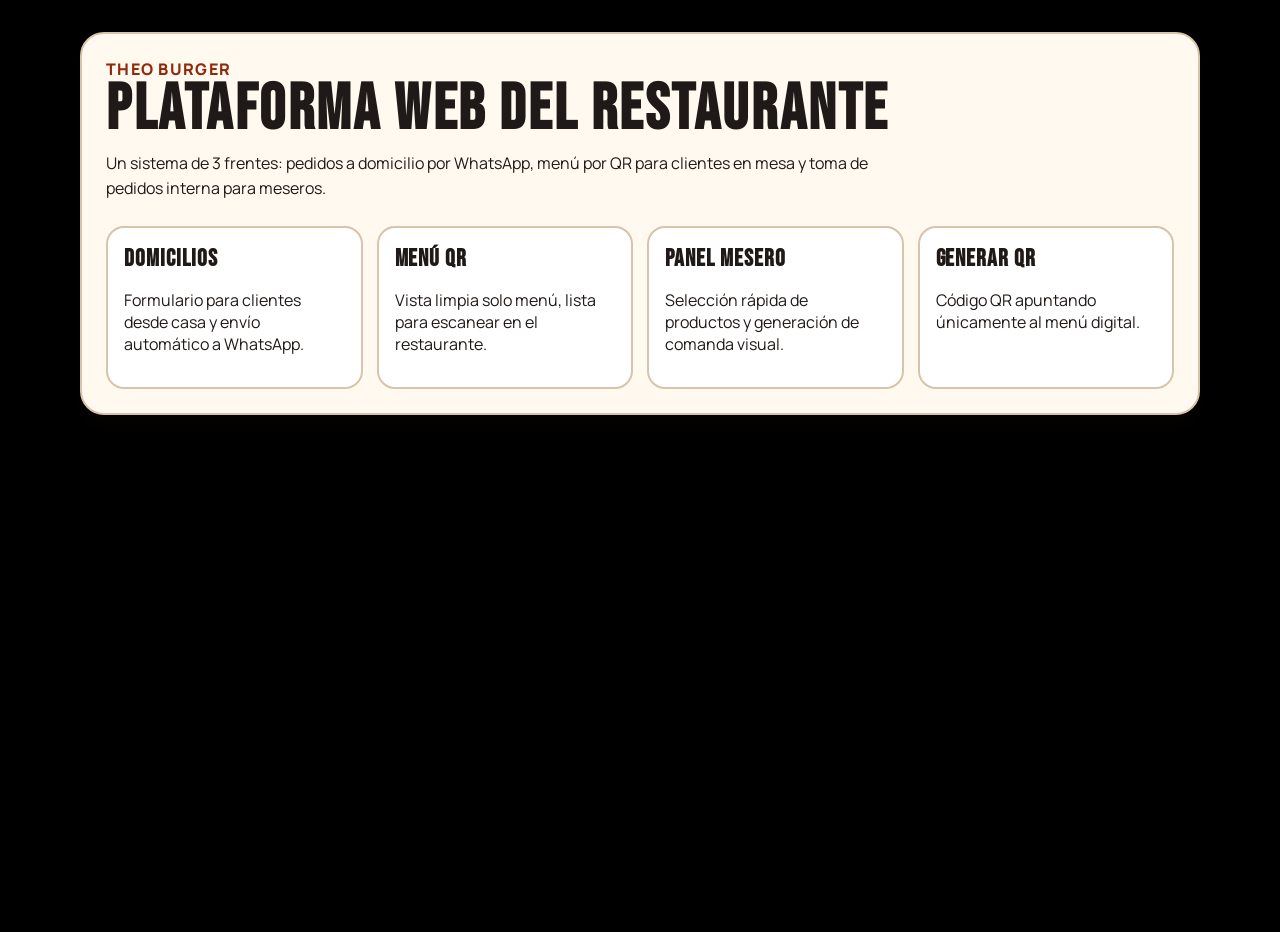
<file: index.html>
<!doctype html>
<html lang="es">
  <head>
    <meta charset="UTF-8" />
    <meta name="viewport" content="width=device-width, initial-scale=1.0" />
    <title>Theo Burger | Sistema Restaurante</title>
    <link rel="preconnect" href="https://fonts.googleapis.com" />
    <link rel="preconnect" href="https://fonts.gstatic.com" crossorigin />
    <link href="https://fonts.googleapis.com/css2?family=Bebas+Neue&family=Manrope:wght@400;500;700;800&display=swap" rel="stylesheet" />
    <link rel="stylesheet" href="styles.css" />
  </head>
  <body>
    <main class="hero-layout">
      <section class="hero-card">
        <p class="eyebrow">THEO BURGER</p>
        <h1>Plataforma Web del Restaurante</h1>
        <p class="lead">
          Un sistema de 3 frentes: pedidos a domicilio por WhatsApp, menú por QR para clientes en mesa y toma de pedidos interna para meseros.
        </p>

        <div class="actions-grid">
          <a class="action-tile" href="domicilio.html">
            <h2>Domicilios</h2>
            <p>Formulario para clientes desde casa y envío automático a WhatsApp.</p>
          </a>

          <a class="action-tile" href="menu.html">
            <h2>Menú QR</h2>
            <p>Vista limpia solo menú, lista para escanear en el restaurante.</p>
          </a>

          <a class="action-tile" href="mesero.html">
            <h2>Panel Mesero</h2>
            <p>Selección rápida de productos y generación de comanda visual.</p>
          </a>

          <a class="action-tile" href="qr.html">
            <h2>Generar QR</h2>
            <p>Código QR apuntando únicamente al menú digital.</p>
          </a>
        </div>
      </section>
    </main>
  </body>
</html>
</file>
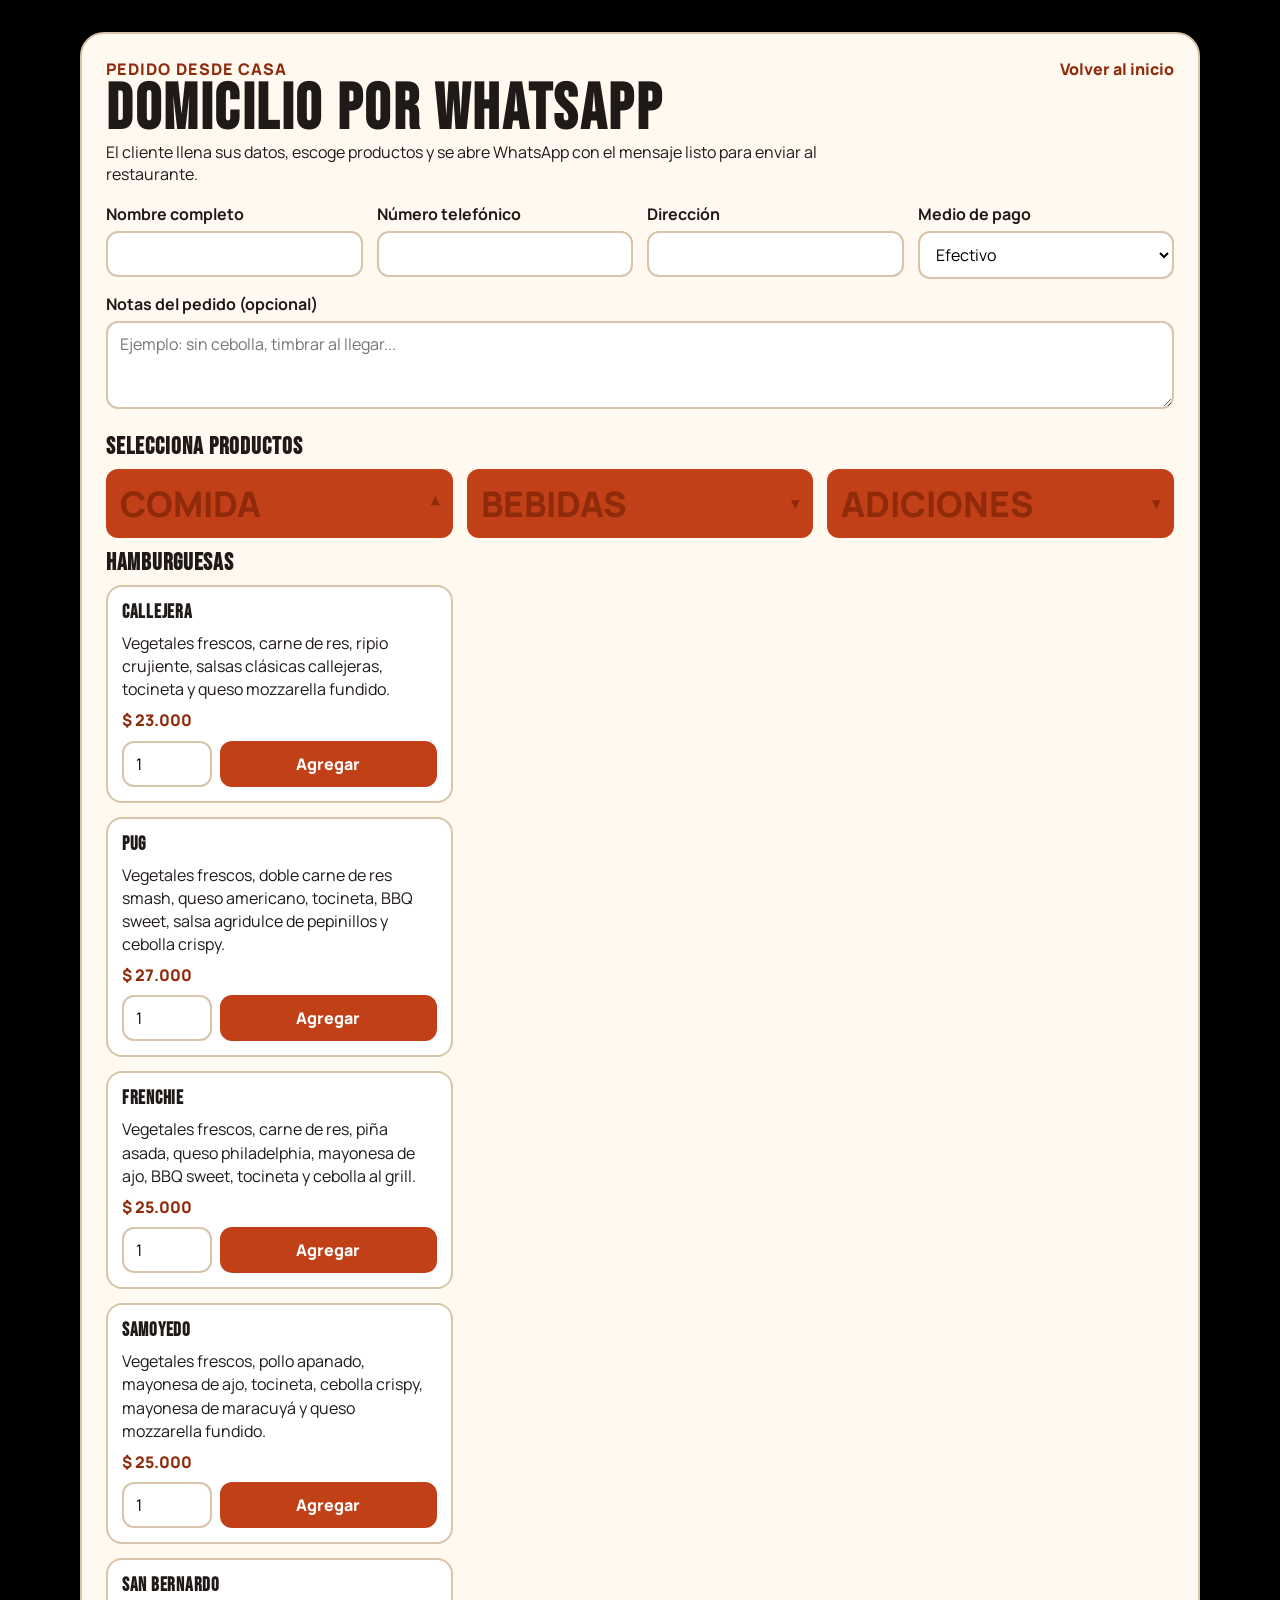
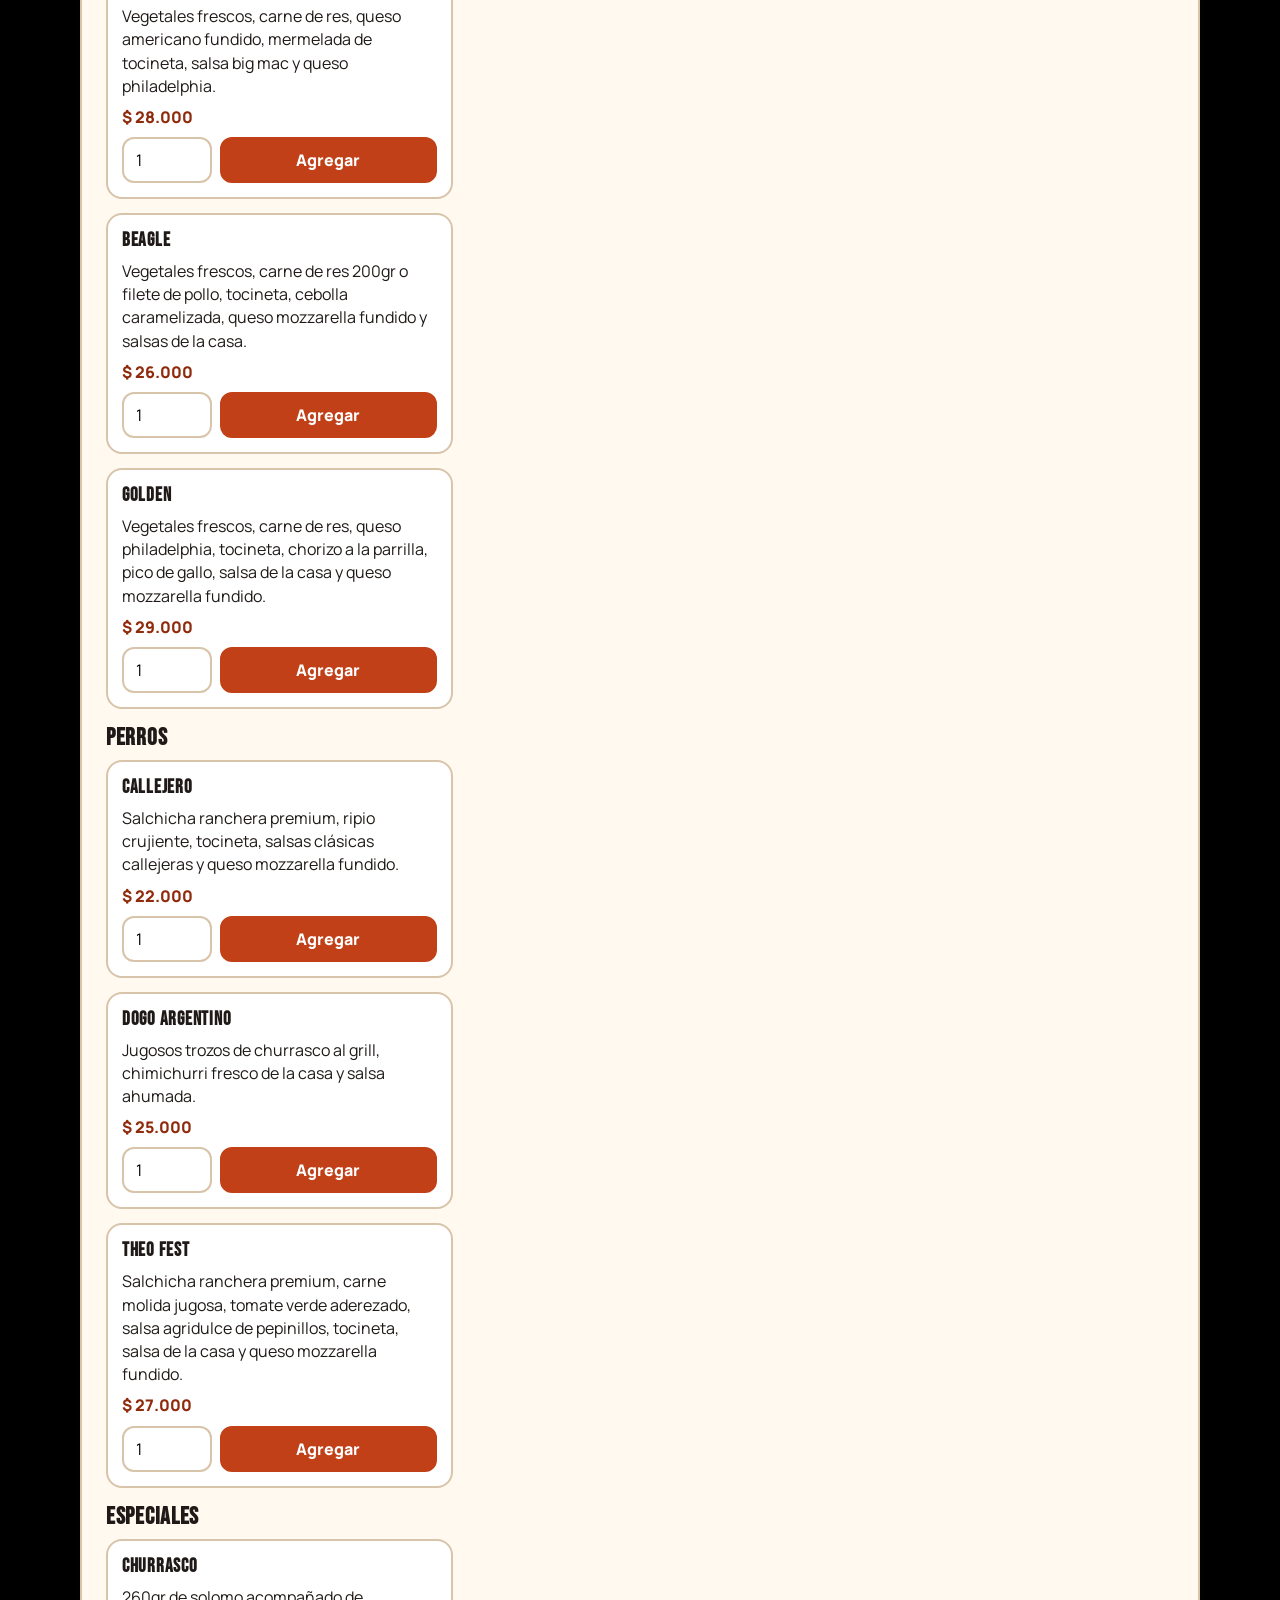
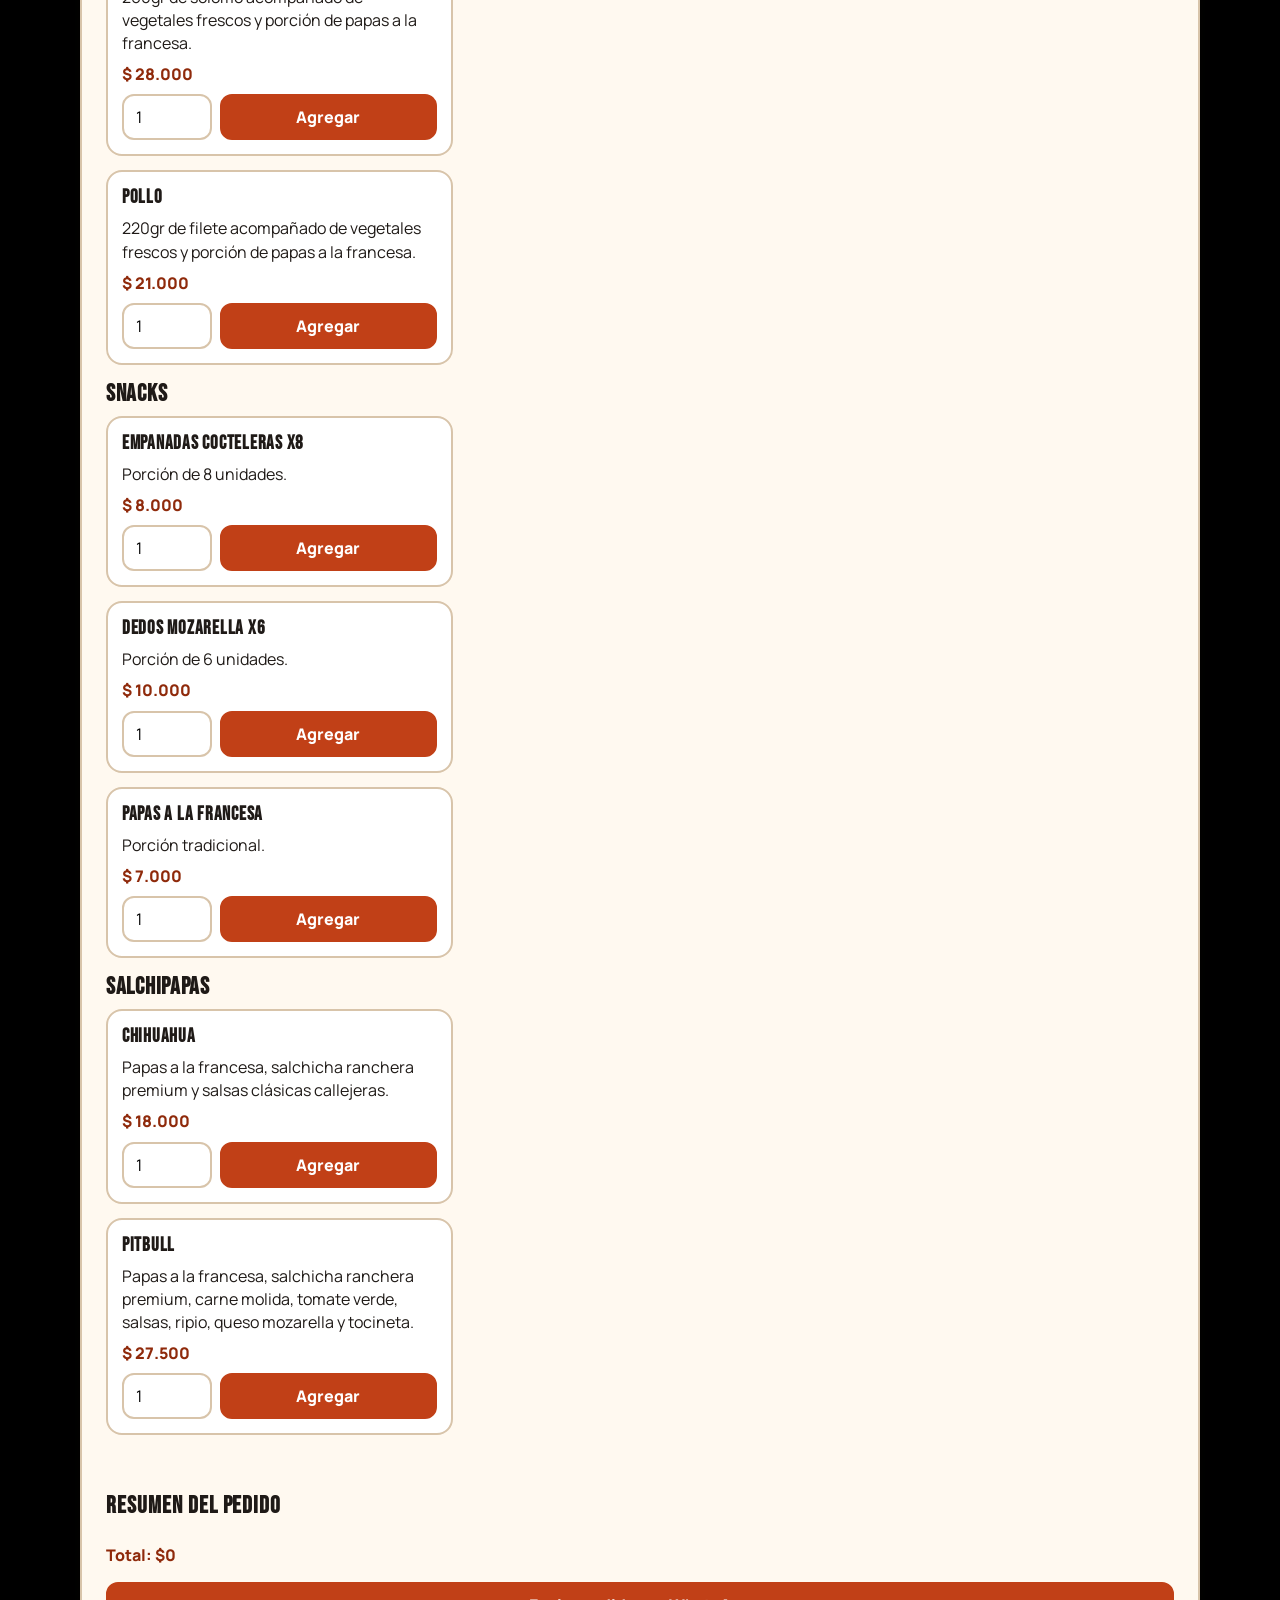
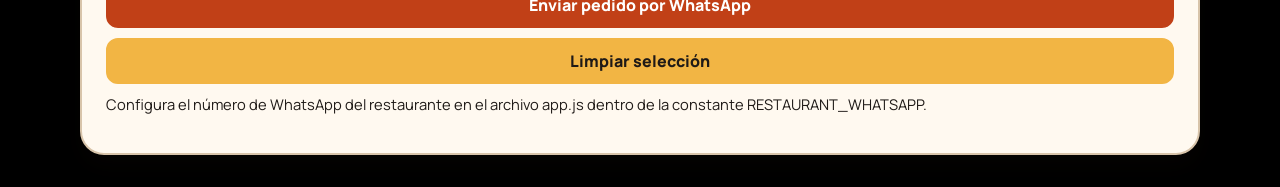
<file: domicilio.html>
<!doctype html>
<html lang="es">
  <head>
    <meta charset="UTF-8" />
    <meta name="viewport" content="width=device-width, initial-scale=1.0" />
    <title>Domicilios | Theo Burger</title>
    <link rel="preconnect" href="https://fonts.googleapis.com" />
    <link rel="preconnect" href="https://fonts.gstatic.com" crossorigin />
    <link href="https://fonts.googleapis.com/css2?family=Bebas+Neue&family=Manrope:wght@400;500;700;800&display=swap" rel="stylesheet" />
    <link rel="stylesheet" href="styles.css" />
  </head>
  <body>
    <main class="page-layout">
      <section class="page-card">
        <div class="page-head">
          <div>
            <p class="eyebrow">PEDIDO DESDE CASA</p>
            <h1>Domicilio por WhatsApp</h1>
            <p>El cliente llena sus datos, escoge productos y se abre WhatsApp con el mensaje listo para enviar al restaurante.</p>
          </div>
          <a class="back-link" href="index.html">Volver al inicio</a>
        </div>

        <form id="deliveryForm" class="form-grid">
          <div>
            <label for="name">Nombre completo</label>
            <input id="name" name="name" required />
          </div>

          <div>
            <label for="phone">Número telefónico</label>
            <input id="phone" name="phone" required />
          </div>

          <div>
            <label for="address">Dirección</label>
            <input id="address" name="address" required />
          </div>

          <div>
            <label for="payment">Medio de pago</label>
            <select id="payment" name="payment" required></select>
          </div>

          <div style="grid-column: 1 / -1;">
            <label for="notes">Notas del pedido (opcional)</label>
            <textarea id="notes" name="notes" placeholder="Ejemplo: sin cebolla, timbrar al llegar..."></textarea>
          </div>
        </form>

        <h2 style="margin: 18px 0 8px;">Selecciona productos</h2>
        <div id="deliveryMenu" class="grid"></div>

        <h2 style="margin: 20px 0 8px;">Resumen del pedido</h2>
        <ul id="deliveryLines" class="order-lines"></ul>
        <p id="deliveryTotal" class="price">Total: $0</p>

        <div class="cta-row">
          <button id="sendDeliveryOrder" type="button">Enviar pedido por WhatsApp</button>
          <button id="clearDeliveryOrder" type="button" class="secondary">Limpiar selección</button>
        </div>

        <p class="note">
          Configura el número de WhatsApp del restaurante en el archivo app.js dentro de la constante RESTAURANT_WHATSAPP.
        </p>
      </section>
    </main>

    <script src="menu-data.js"></script>
    <script src="app.js"></script>
  </body>
</html>
</file>
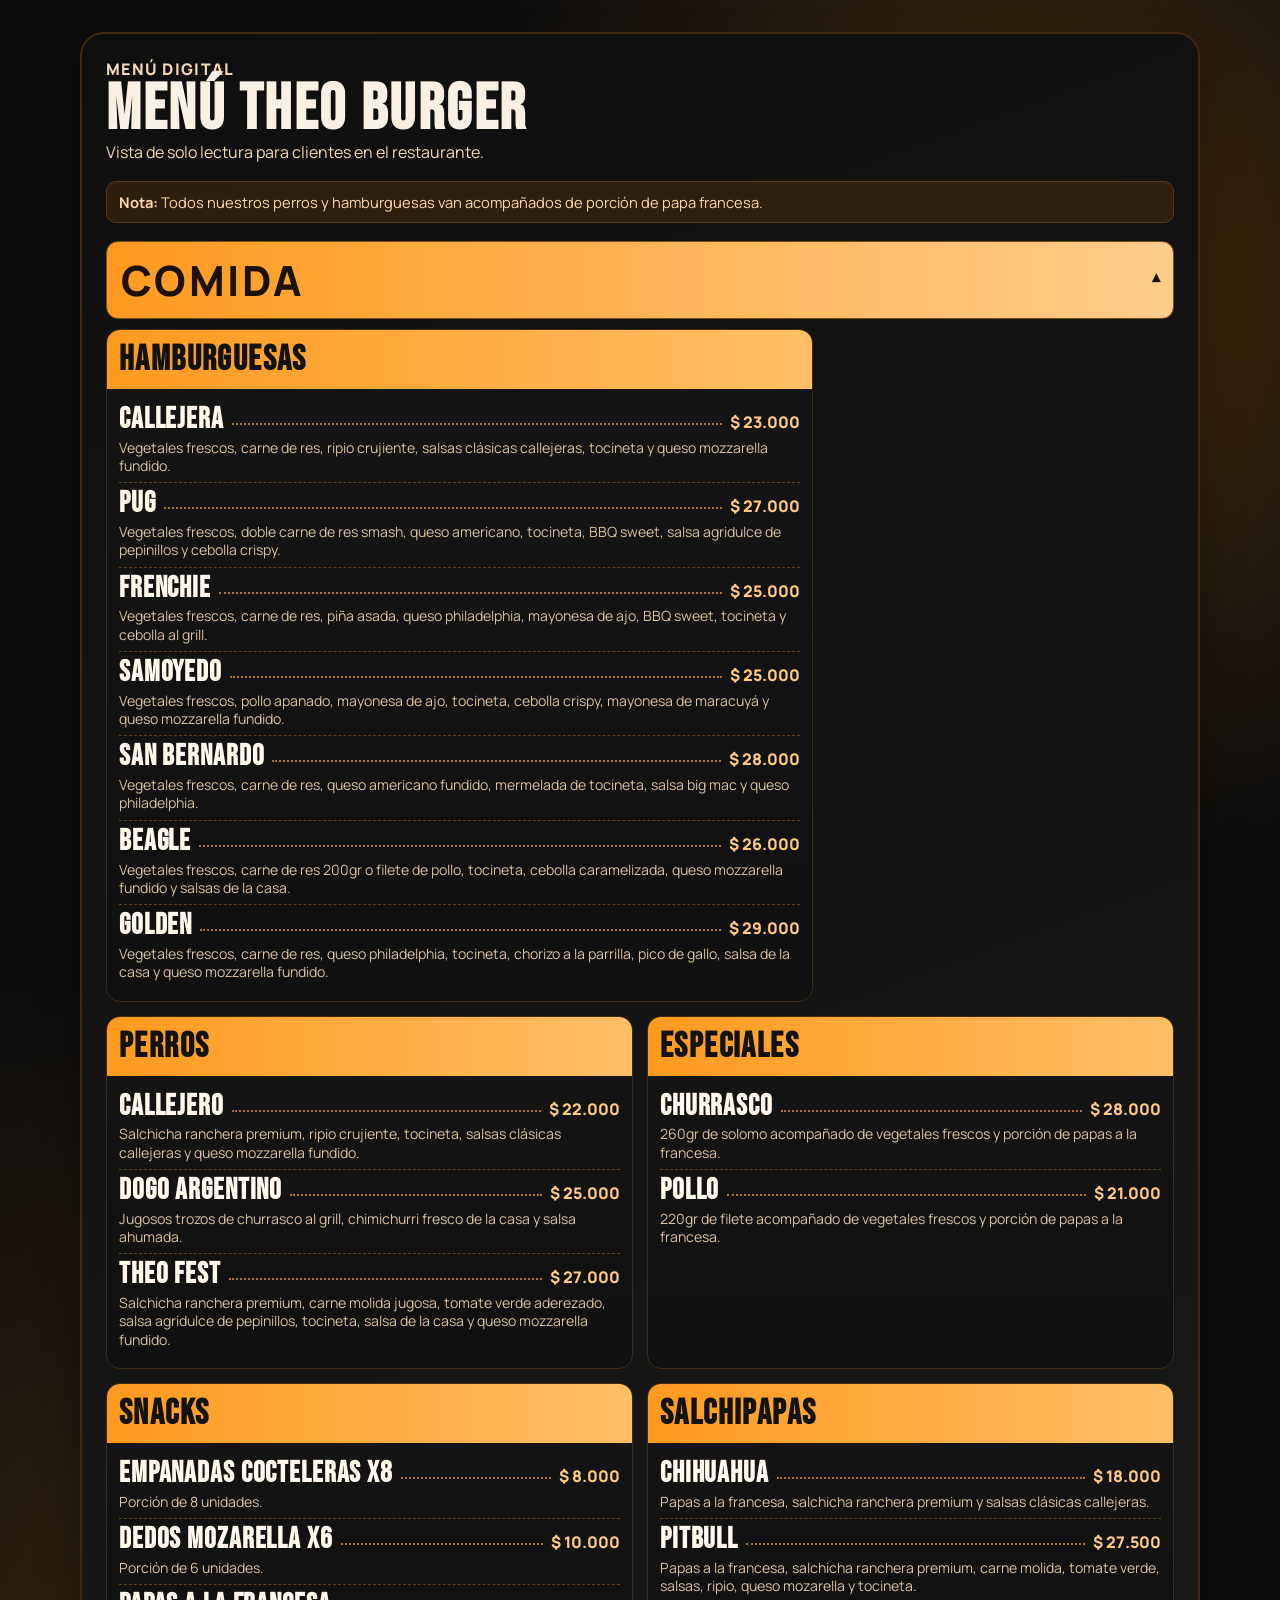
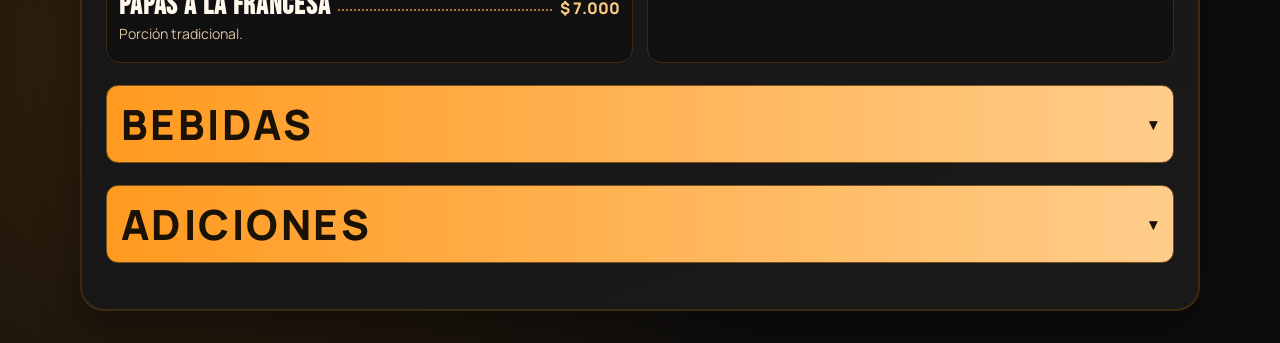
<file: menu.html>
<!doctype html>
<html lang="es">
  <head>
    <meta charset="UTF-8" />
    <meta name="viewport" content="width=device-width, initial-scale=1.0" />
    <title>Menú | Theo Burger</title>
    <link rel="preconnect" href="https://fonts.googleapis.com" />
    <link rel="preconnect" href="https://fonts.gstatic.com" crossorigin />
    <link href="https://fonts.googleapis.com/css2?family=Bebas+Neue&family=Manrope:wght@400;500;700;800&display=swap" rel="stylesheet" />
    <link rel="stylesheet" href="styles.css" />
  </head>
  <body class="menu-qr">
    <main class="page-layout">
      <section class="page-card">
        <div class="page-head">
          <div>
            <p class="eyebrow">MENÚ DIGITAL</p>
            <h1>Menú Theo Burger</h1>
            <p>Vista de solo lectura para clientes en el restaurante.</p>
          </div>
        </div>
        <p class="note"><strong>Nota:</strong> Todos nuestros perros y hamburguesas van acompañados de porción de papa francesa.</p>
        <div id="menuOnlyView"></div>
      </section>
    </main>

    <script src="menu-data.js"></script>
    <script src="app.js"></script>
  </body>
</html>
</file>
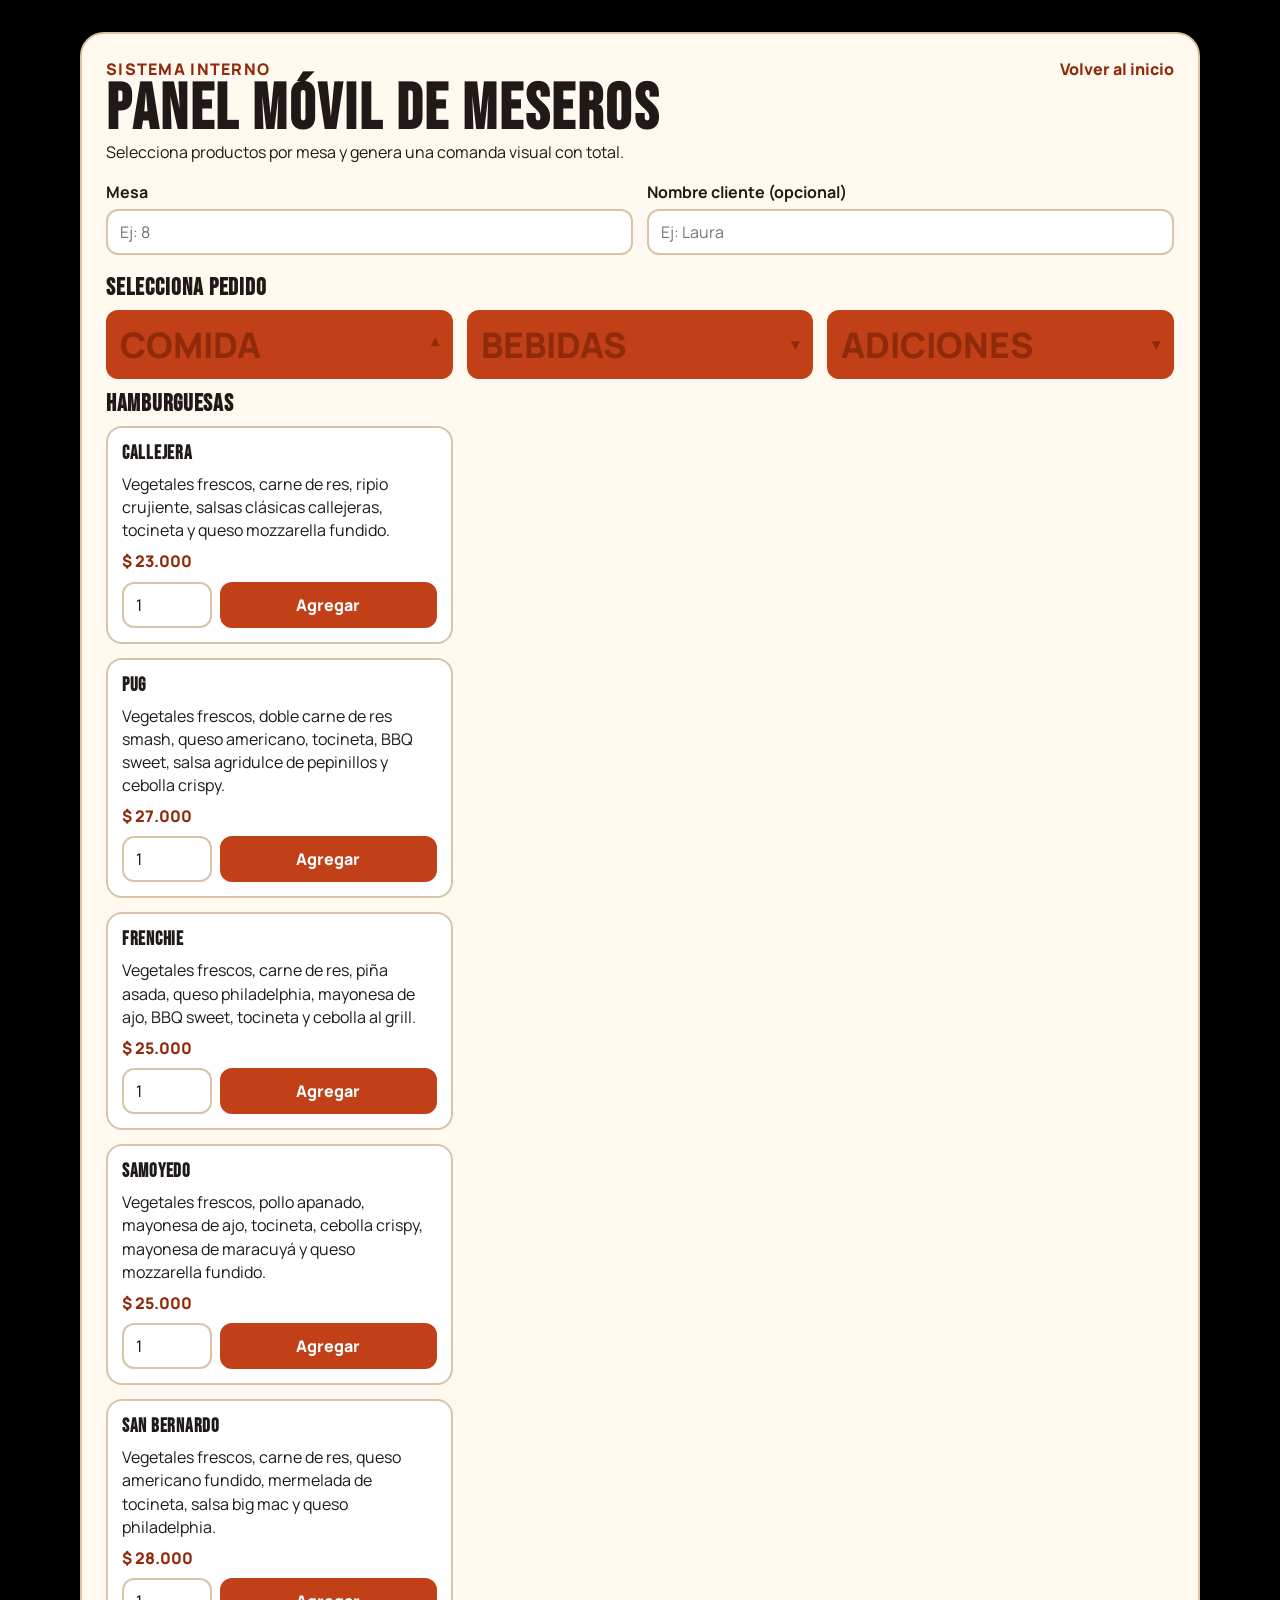
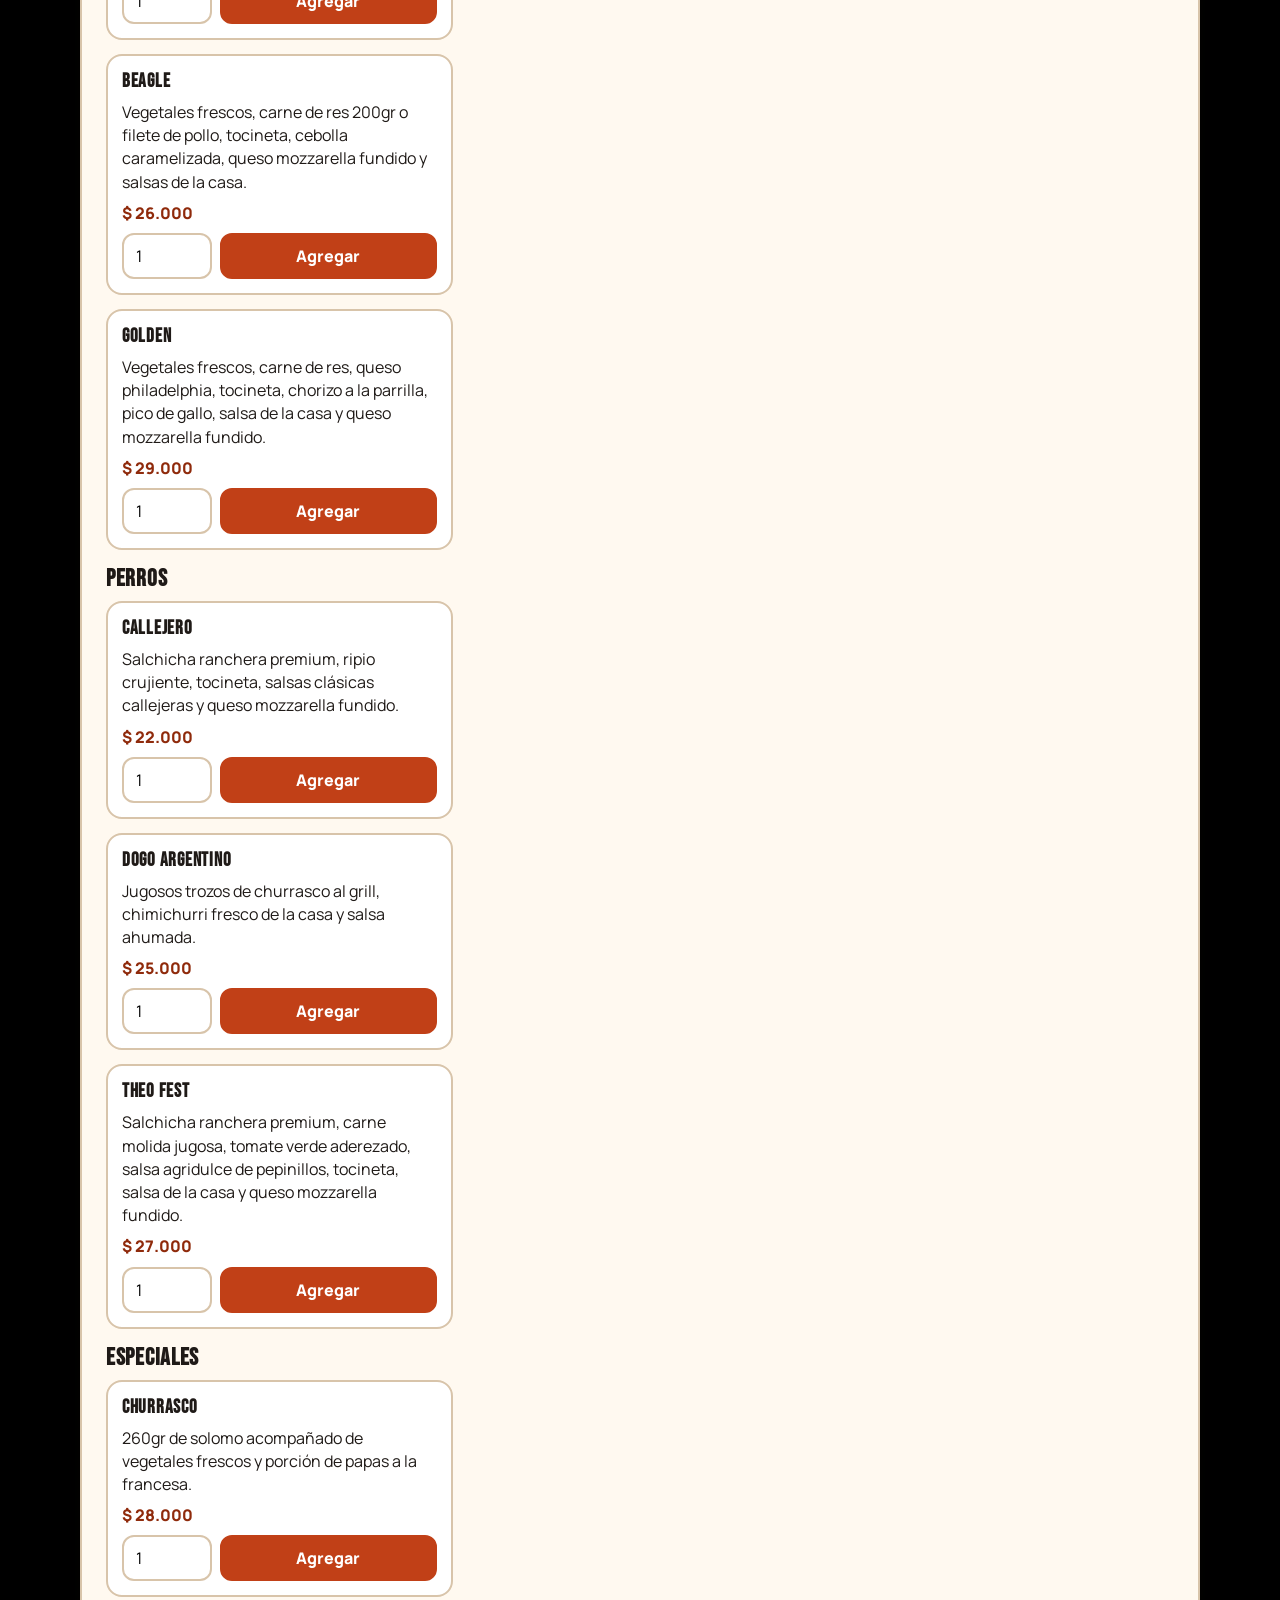
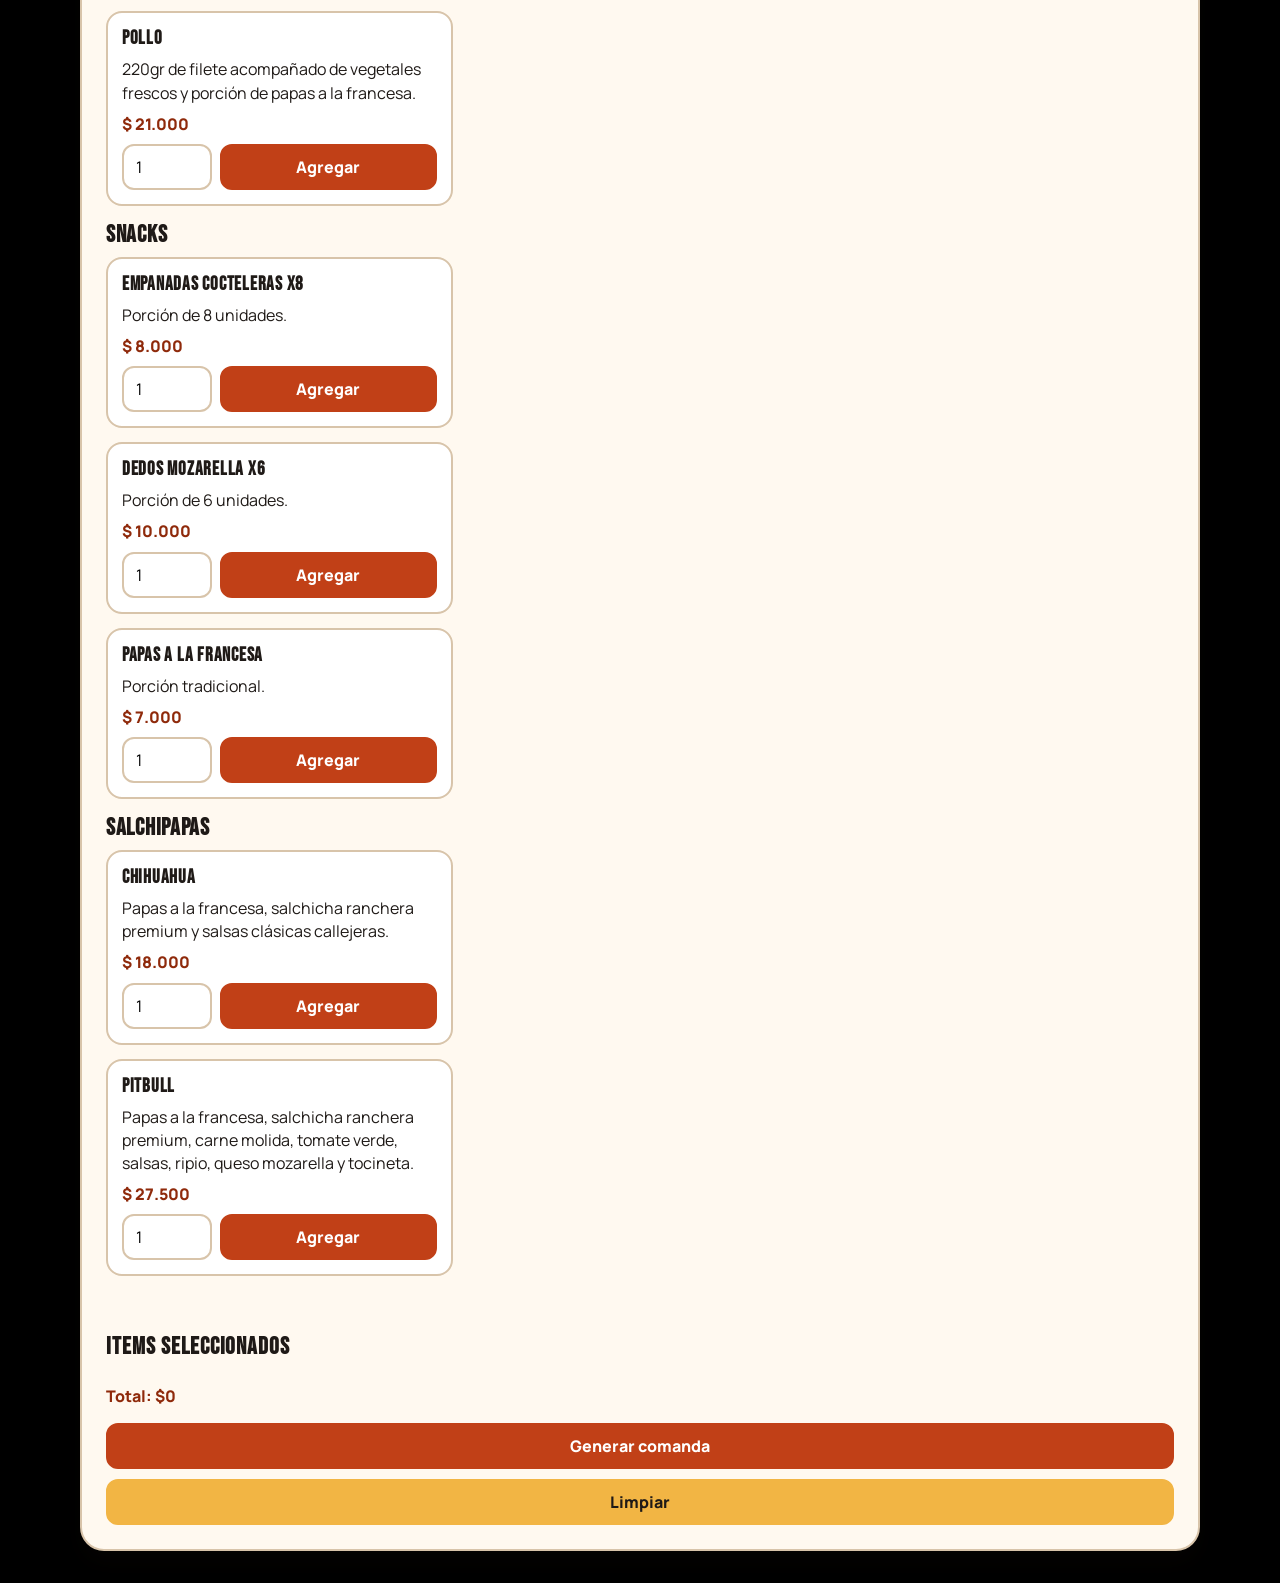
<file: mesero.html>
<!doctype html>
<html lang="es">
  <head>
    <meta charset="UTF-8" />
    <meta name="viewport" content="width=device-width, initial-scale=1.0" />
    <title>Panel Mesero | Theo Burger</title>
    <link rel="preconnect" href="https://fonts.googleapis.com" />
    <link rel="preconnect" href="https://fonts.gstatic.com" crossorigin />
    <link href="https://fonts.googleapis.com/css2?family=Bebas+Neue&family=Manrope:wght@400;500;700;800&display=swap" rel="stylesheet" />
    <link rel="stylesheet" href="styles.css" />
  </head>
  <body>
    <main class="page-layout">
      <section class="page-card">
        <div class="page-head">
          <div>
            <p class="eyebrow">SISTEMA INTERNO</p>
            <h1>Panel Móvil de Meseros</h1>
            <p>Selecciona productos por mesa y genera una comanda visual con total.</p>
          </div>
          <a class="back-link" href="index.html">Volver al inicio</a>
        </div>

        <form id="waiterMetaForm" class="form-grid">
          <div>
            <label for="tableNumber">Mesa</label>
            <input id="tableNumber" placeholder="Ej: 8" required />
          </div>
          <div>
            <label for="customerName">Nombre cliente (opcional)</label>
            <input id="customerName" placeholder="Ej: Laura" />
          </div>
        </form>

        <h2 style="margin: 18px 0 8px;">Selecciona pedido</h2>
        <div id="waiterMenu" class="grid"></div>

        <h2 style="margin: 20px 0 8px;">Items seleccionados</h2>
        <ul id="waiterLines" class="order-lines"></ul>
        <p id="waiterTotal" class="price">Total: $0</p>

        <div class="cta-row">
          <button id="buildTicket" type="button">Generar comanda</button>
          <button id="clearWaiterOrder" type="button" class="secondary">Limpiar</button>
        </div>

        <article id="ticket" class="ticket" hidden></article>
      </section>
    </main>

    <script src="menu-data.js"></script>
    <script src="app.js"></script>
  </body>
</html>
</file>
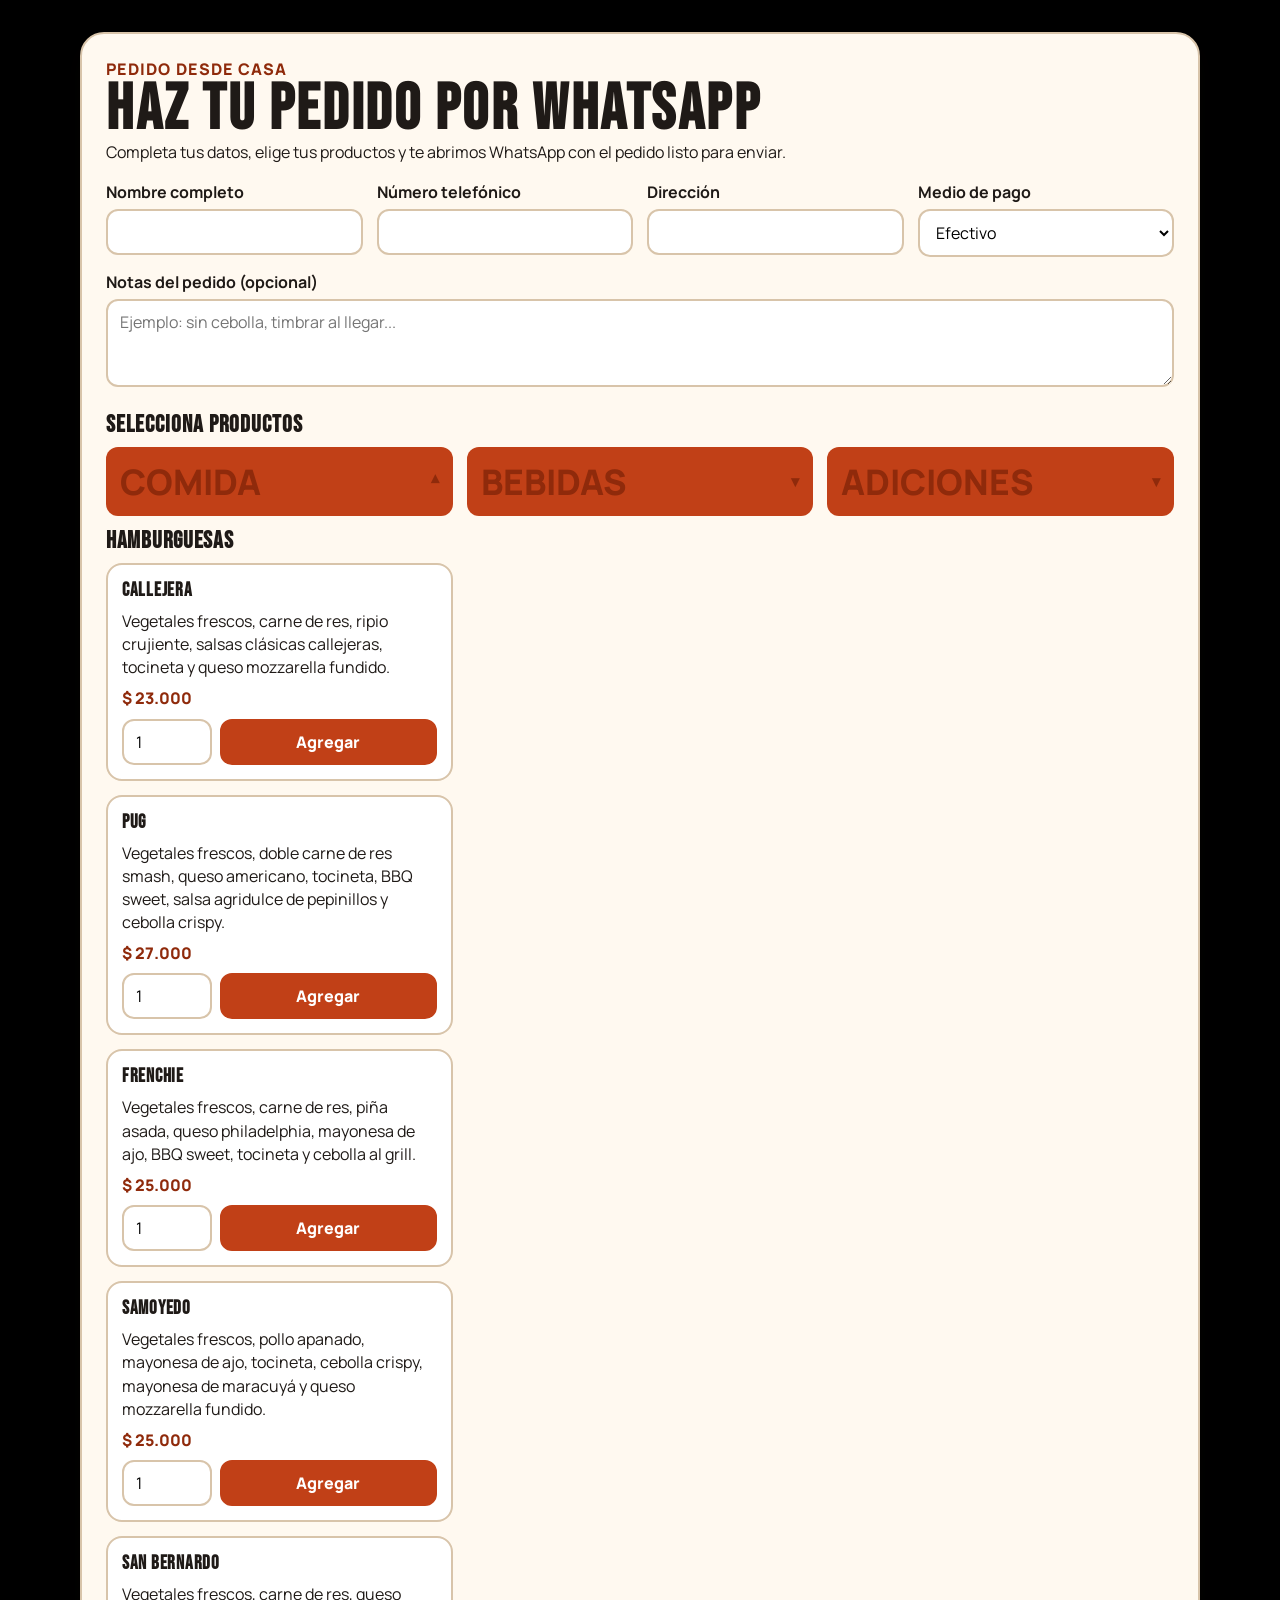
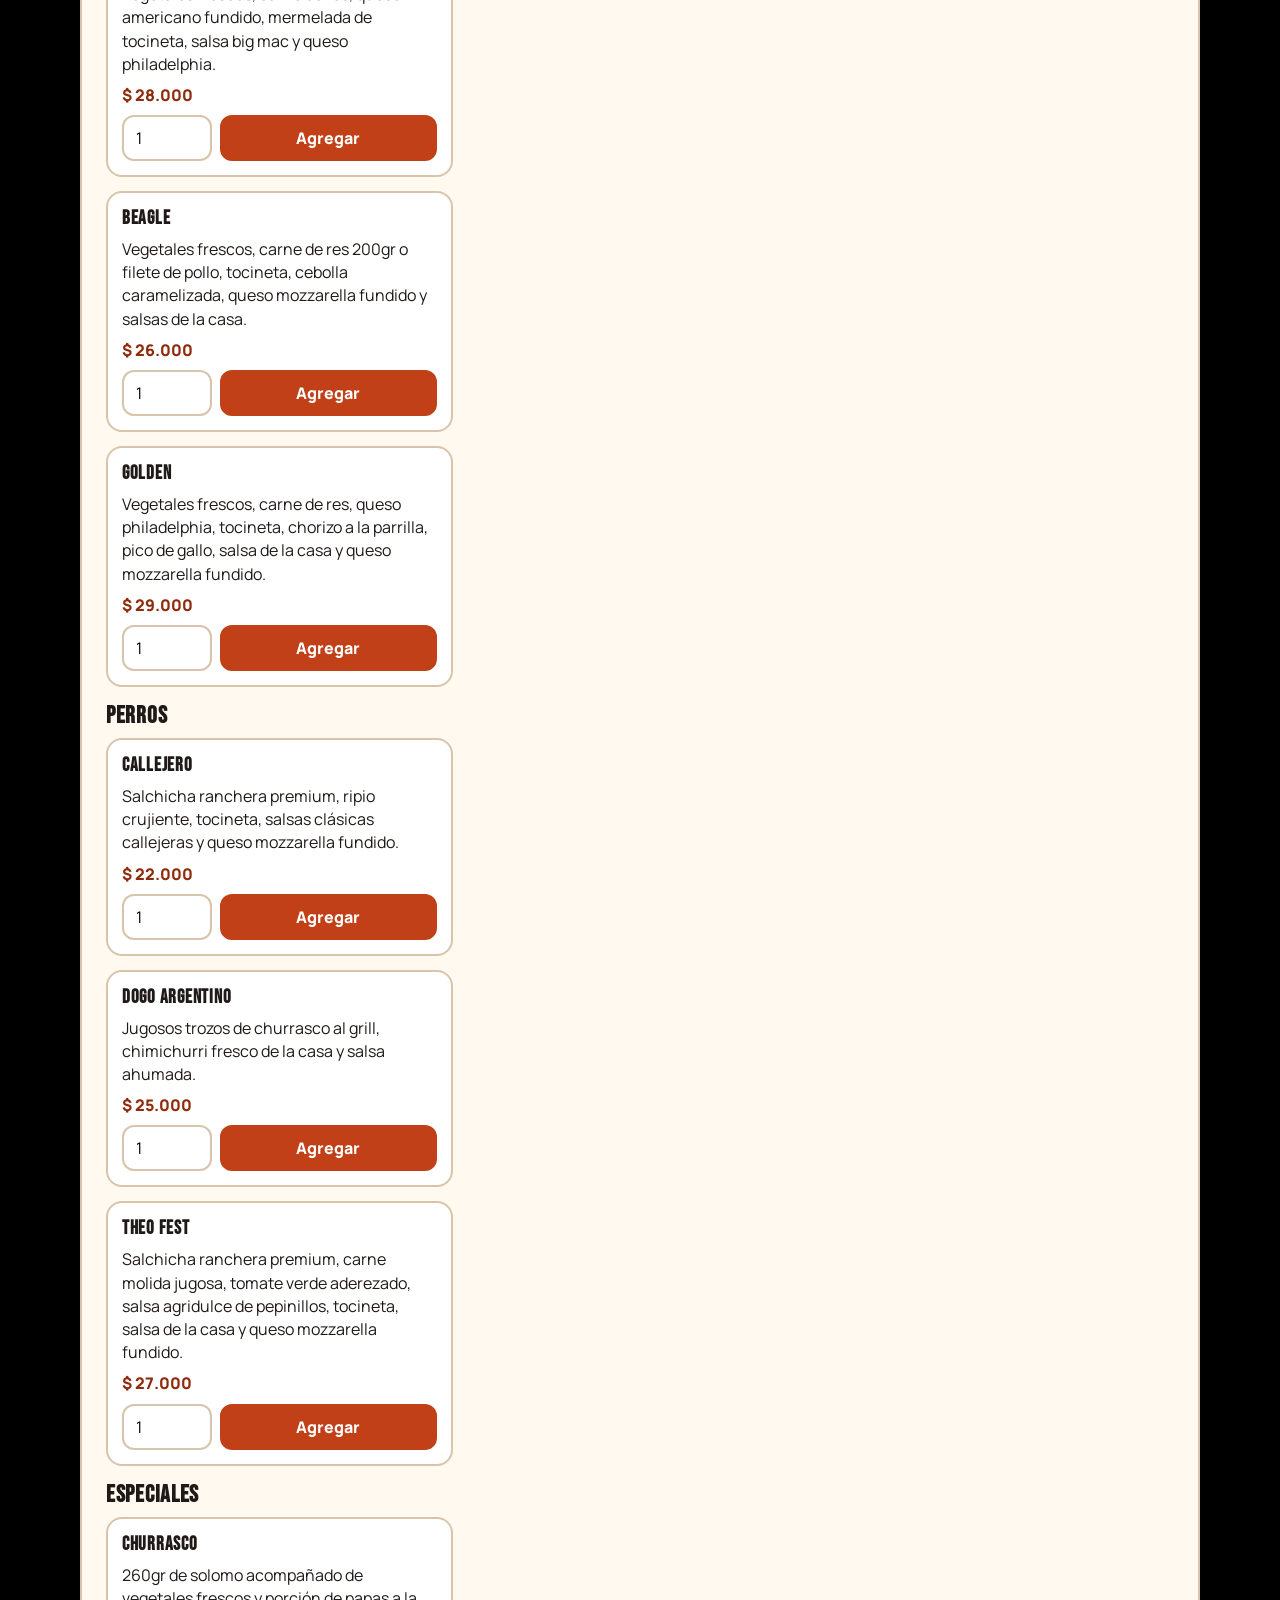
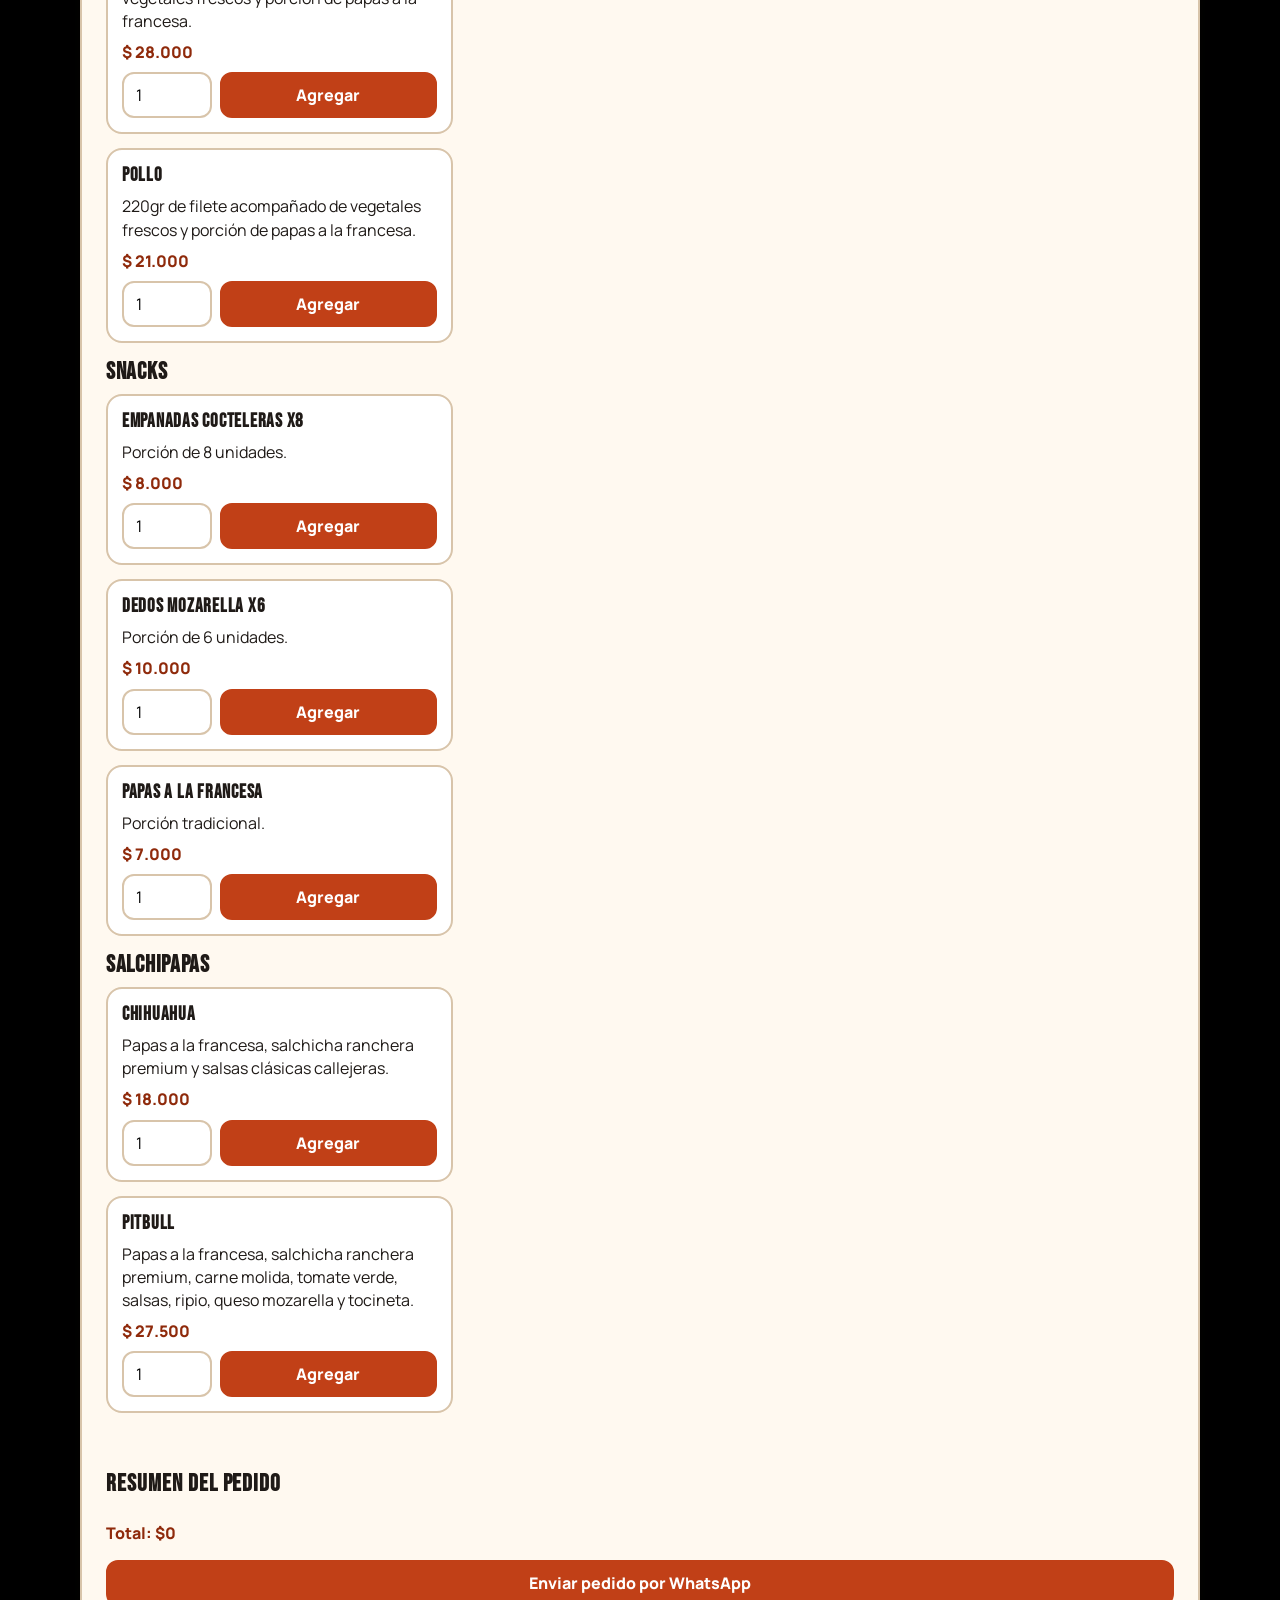
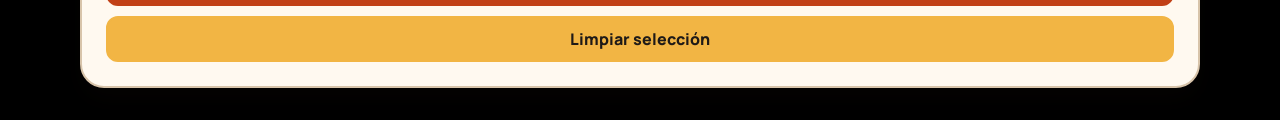
<file: pedido.html>
<!doctype html>
<html lang="es">
  <head>
    <meta charset="UTF-8" />
    <meta name="viewport" content="width=device-width, initial-scale=1.0" />
    <meta name="robots" content="noindex, nofollow" />
    <title>Pedido a Domicilio | Theo Burger</title>
    <link rel="preconnect" href="https://fonts.googleapis.com" />
    <link rel="preconnect" href="https://fonts.gstatic.com" crossorigin />
    <link href="https://fonts.googleapis.com/css2?family=Bebas+Neue&family=Manrope:wght@400;500;700;800&display=swap" rel="stylesheet" />
    <link rel="stylesheet" href="styles.css" />
  </head>
  <body>
    <main class="page-layout">
      <section class="page-card">
        <div class="page-head">
          <div>
            <p class="eyebrow">PEDIDO DESDE CASA</p>
            <h1>Haz tu pedido por WhatsApp</h1>
            <p>Completa tus datos, elige tus productos y te abrimos WhatsApp con el pedido listo para enviar.</p>
          </div>
        </div>

        <form id="deliveryForm" class="form-grid">
          <div>
            <label for="name">Nombre completo</label>
            <input id="name" name="name" required />
          </div>

          <div>
            <label for="phone">Número telefónico</label>
            <input id="phone" name="phone" required />
          </div>

          <div>
            <label for="address">Dirección</label>
            <input id="address" name="address" required />
          </div>

          <div>
            <label for="payment">Medio de pago</label>
            <select id="payment" name="payment" required></select>
          </div>

          <div style="grid-column: 1 / -1;">
            <label for="notes">Notas del pedido (opcional)</label>
            <textarea id="notes" name="notes" placeholder="Ejemplo: sin cebolla, timbrar al llegar..."></textarea>
          </div>
        </form>

        <h2 style="margin: 18px 0 8px;">Selecciona productos</h2>
        <div id="deliveryMenu" class="grid"></div>

        <h2 style="margin: 20px 0 8px;">Resumen del pedido</h2>
        <ul id="deliveryLines" class="order-lines"></ul>
        <p id="deliveryTotal" class="price">Total: $0</p>

        <div class="cta-row">
          <button id="sendDeliveryOrder" type="button">Enviar pedido por WhatsApp</button>
          <button id="clearDeliveryOrder" type="button" class="secondary">Limpiar selección</button>
        </div>
      </section>
    </main>

    <script src="menu-data.js"></script>
    <script src="app.js"></script>
  </body>
</html>
</file>
<file: styles.css>
:root {
  --bg: #f4efe6;
  --paper: #fff9f0;
  --ink: #1f1a17;
  --brand: #c14017;
  --brand-dark: #8f2a0b;
  --accent: #f2b544;
  --ok: #265f3d;
  --line: #d8c4aa;
}

* {
  box-sizing: border-box;
}

body {
  margin: 0;
  color: var(--ink);
  font-family: "Manrope", sans-serif;
  background:black;
  min-height: 100vh;
}

h1,
h2,
h3,
.brand {
  margin: 0;
  font-family: "Bebas Neue", sans-serif;
  letter-spacing: 0.04em;
}

.hero-layout,
.page-layout {
  width: min(1120px, 92%);
  margin: 32px auto;
}

.hero-card,
.page-card {
  background: var(--paper);
  border: 2px solid var(--line);
  border-radius: 24px;
  padding: 24px;
  box-shadow: 0 12px 24px rgba(67, 43, 21, 0.08);
}

.eyebrow {
  margin: 0;
  font-weight: 800;
  color: var(--brand-dark);
  letter-spacing: 0.08em;
}

h1 {
  font-size: clamp(2rem, 6vw, 4rem);
  line-height: 0.95;
}

.lead {
  max-width: 800px;
  margin: 10px 0 0;
  line-height: 1.6;
}

.actions-grid {
  margin-top: 24px;
  display: grid;
  gap: 14px;
  grid-template-columns: repeat(auto-fit, minmax(220px, 1fr));
}

.action-tile {
  text-decoration: none;
  color: inherit;
  border: 2px solid var(--line);
  border-radius: 18px;
  padding: 16px;
  background: #fff;
  transition: transform 200ms ease, box-shadow 200ms ease;
}

.action-tile:hover {
  transform: translateY(-3px);
  box-shadow: 0 10px 20px rgba(0, 0, 0, 0.08);
}

.page-head {
  display: flex;
  justify-content: space-between;
  align-items: flex-start;
  gap: 14px;
  flex-wrap: wrap;
  margin-bottom: 18px;
}

.page-head p {
  margin: 0;
  max-width: 720px;
}

.back-link {
  text-decoration: none;
  color: var(--brand-dark);
  font-weight: 800;
}

.grid {
  display: grid;
  gap: 14px;
  grid-template-columns: repeat(auto-fit, minmax(240px, 1fr));
}

.item-card {
  border: 2px solid var(--line);
  border-radius: 16px;
  padding: 14px;
  background: #fff;
}

.item-card p {
  margin: 8px 0;
  line-height: 1.45;
}

.order-group {
  margin-bottom: 22px;
}

.order-group-title {
  width: 100%;
  border: 0;
  text-align: left;
  font-size: clamp(1.6rem, 3.5vw, 2.2rem);
  color: var(--brand-dark);
  margin: 0 0 10px;
}

.accordion-trigger {
  display: flex;
  justify-content: space-between;
  align-items: center;
  gap: 12px;
  padding: 10px 14px;
  border-radius: 12px;
  cursor: pointer;
}

.accordion-icon {
  font-size: 1rem;
  transition: transform 200ms ease;
}

.accordion-trigger.is-open .accordion-icon {
  transform: rotate(180deg);
}

.accordion-content {
  display: none;
}

.accordion-content.is-open {
  display: block;
  animation: accordion-reveal 220ms ease;
}

@keyframes accordion-reveal {
  from {
    opacity: 0;
    transform: translateY(-3px);
  }

  to {
    opacity: 1;
    transform: translateY(0);
  }
}

.order-category {
  margin-bottom: 14px;
}

.order-category-title {
  margin: 0 0 8px;
  font-family: "Bebas Neue", sans-serif;
  font-size: 1.5rem;
  letter-spacing: 0.03em;
}

.order-category-grid {
  grid-template-columns: repeat(auto-fit, minmax(220px, 1fr));
}

.price {
  color: var(--brand-dark);
  font-weight: 800;
}

.form-grid {
  display: grid;
  gap: 14px;
  grid-template-columns: repeat(auto-fit, minmax(220px, 1fr));
}

label {
  display: block;
  font-weight: 700;
  margin-bottom: 6px;
}

input,
textarea,
select,
button {
  width: 100%;
  border: 2px solid var(--line);
  border-radius: 12px;
  padding: 10px 12px;
  font: inherit;
  background: #fff;
}

textarea {
  resize: vertical;
  min-height: 88px;
}

button {
  cursor: pointer;
  background: var(--brand);
  border-color: var(--brand);
  color: white;
  font-weight: 800;
}

button.secondary {
  background: var(--accent);
  border-color: var(--accent);
  color: var(--ink);
}

.cta-row {
  display: flex;
  gap: 10px;
  flex-wrap: wrap;
}

.note {
  margin-top: 10px;
  font-size: 0.92rem;
}

.qty-controls {
  display: flex;
  gap: 8px;
  align-items: center;
}

.qty-controls input {
  width: 90px;
}

.order-lines {
  list-style: none;
  padding: 0;
  margin: 0;
  display: grid;
  gap: 8px;
}

.order-lines li {
  display: flex;
  justify-content: space-between;
  align-items: center;
  border: 1px dashed var(--line);
  border-radius: 10px;
  padding: 8px;
  background: #fff;
}

.ticket {
  margin-top: 16px;
  border: 2px solid #222;
  border-radius: 12px;
  background: #fff;
  padding: 14px;
}

.ticket h3 {
  font-size: 1.8rem;
}

.ticket small {
  color: #544;
}

.qr-wrap {
  display: grid;
  place-items: center;
  gap: 12px;
  text-align: center;
}

.qr-wrap img {
  width: min(320px, 90%);
  border: 10px solid white;
  border-radius: 16px;
  box-shadow: 0 14px 30px rgba(0, 0, 0, 0.12);
}

body.menu-qr {
  background:
    radial-gradient(circle at 80% 15%, rgba(255, 136, 0, 0.25), transparent 30%),
    radial-gradient(circle at 12% 85%, rgba(255, 136, 0, 0.15), transparent 34%),
    #0d0d0d;
  color: #f9f0e5;
}

body.menu-qr .page-card {
  background: linear-gradient(160deg, #0f0f0f 0%, #1a1a1a 100%);
  border-color: #3f2a12;
  box-shadow: 0 20px 40px rgba(0, 0, 0, 0.35);
}

body.menu-qr .eyebrow {
  color: #ff9a1f;
}

body.menu-qr .page-head p {
  color: #f4d8b5;
}

body.menu-qr .note {
  margin-top: 0;
  margin-bottom: 18px;
  border: 1px solid #5a3a18;
  border-radius: 10px;
  padding: 10px 12px;
  color: #ffd9ab;
  background: rgba(255, 129, 0, 0.12);
}

.menu-board {
  display: grid;
  grid-template-columns: repeat(12, minmax(0, 1fr));
  gap: 14px;
}

.menu-group-block {
  margin-bottom: 22px;
}

.menu-group-heading {
  width: 100%;
  border: 1px solid #7a4d1c;
  text-align: left;
  margin: 0 0 10px;
  font-size: clamp(1.8rem, 4.8vw, 2.6rem);
  color: #1b1207;
  background: linear-gradient(90deg, #ff9a1f, #ffcd8b);
  letter-spacing: 0.06em;
}

.menu-section {
  grid-column: span 6;
  border: 1px solid #3f2a12;
  border-radius: 14px;
  overflow: hidden;
  background: linear-gradient(180deg, #151515 0%, #101010 100%);
  animation: menu-rise 450ms ease both;
  animation-delay: var(--delay, 0ms);
}

.menu-section-wide {
  grid-column: span 8;
}

.menu-section-compact {
  grid-column: span 4;
}

.menu-section h2 {
  font-size: clamp(1.5rem, 3.4vw, 2.2rem);
  color: #121212;
  background: linear-gradient(90deg, #ff9a1f, #ffbf66);
  padding: 8px 12px;
}

.menu-category-title {
  margin: 0;
  font-size: clamp(1.5rem, 3.4vw, 2.2rem);
  color: #121212;
  background: linear-gradient(90deg, #ff9a1f, #ffbf66);
  padding: 8px 12px;
}

.menu-items {
  padding: 10px 12px 12px;
}

.menu-line {
  padding: 7px 0;
  border-bottom: 1px dashed rgba(255, 160, 59, 0.35);
}

.menu-line:last-child {
  border-bottom: 0;
}

.menu-line-main {
  display: flex;
  align-items: baseline;
  gap: 8px;
}

.menu-line h3 {
  margin: 0;
  color: #fff8ec;
  font-family: "Bebas Neue", sans-serif;
  font-size: clamp(1.3rem, 2.4vw, 1.8rem);
  letter-spacing: 0.03em;
  line-height: 1;
}

.menu-line-dots {
  flex: 1;
  border-bottom: 2px dotted rgba(255, 170, 78, 0.65);
  transform: translateY(-3px);
}

.menu-line-price {
  margin: 0;
  white-space: nowrap;
  color: #ffcb84;
  font-weight: 800;
  font-size: 1rem;
}

.menu-line-desc {
  margin: 4px 0 0;
  color: #d9c0a1;
  font-size: 0.88rem;
  line-height: 1.3;
}

@keyframes menu-rise {
  from {
    opacity: 0;
    transform: translateY(8px);
  }

  to {
    opacity: 1;
    transform: translateY(0);
  }
}

@media (max-width: 700px) {
  .hero-layout,
  .page-layout {
    width: 95%;
    margin: 18px auto;
  }

  .hero-card,
  .page-card {
    border-radius: 18px;
    padding: 18px;
  }

  .menu-section {
    grid-column: span 12;
  }

  .menu-section-wide,
  .menu-section-compact {
    grid-column: span 12;
  }

  .menu-line-desc {
    font-size: 0.85rem;
  }
}
</file>
